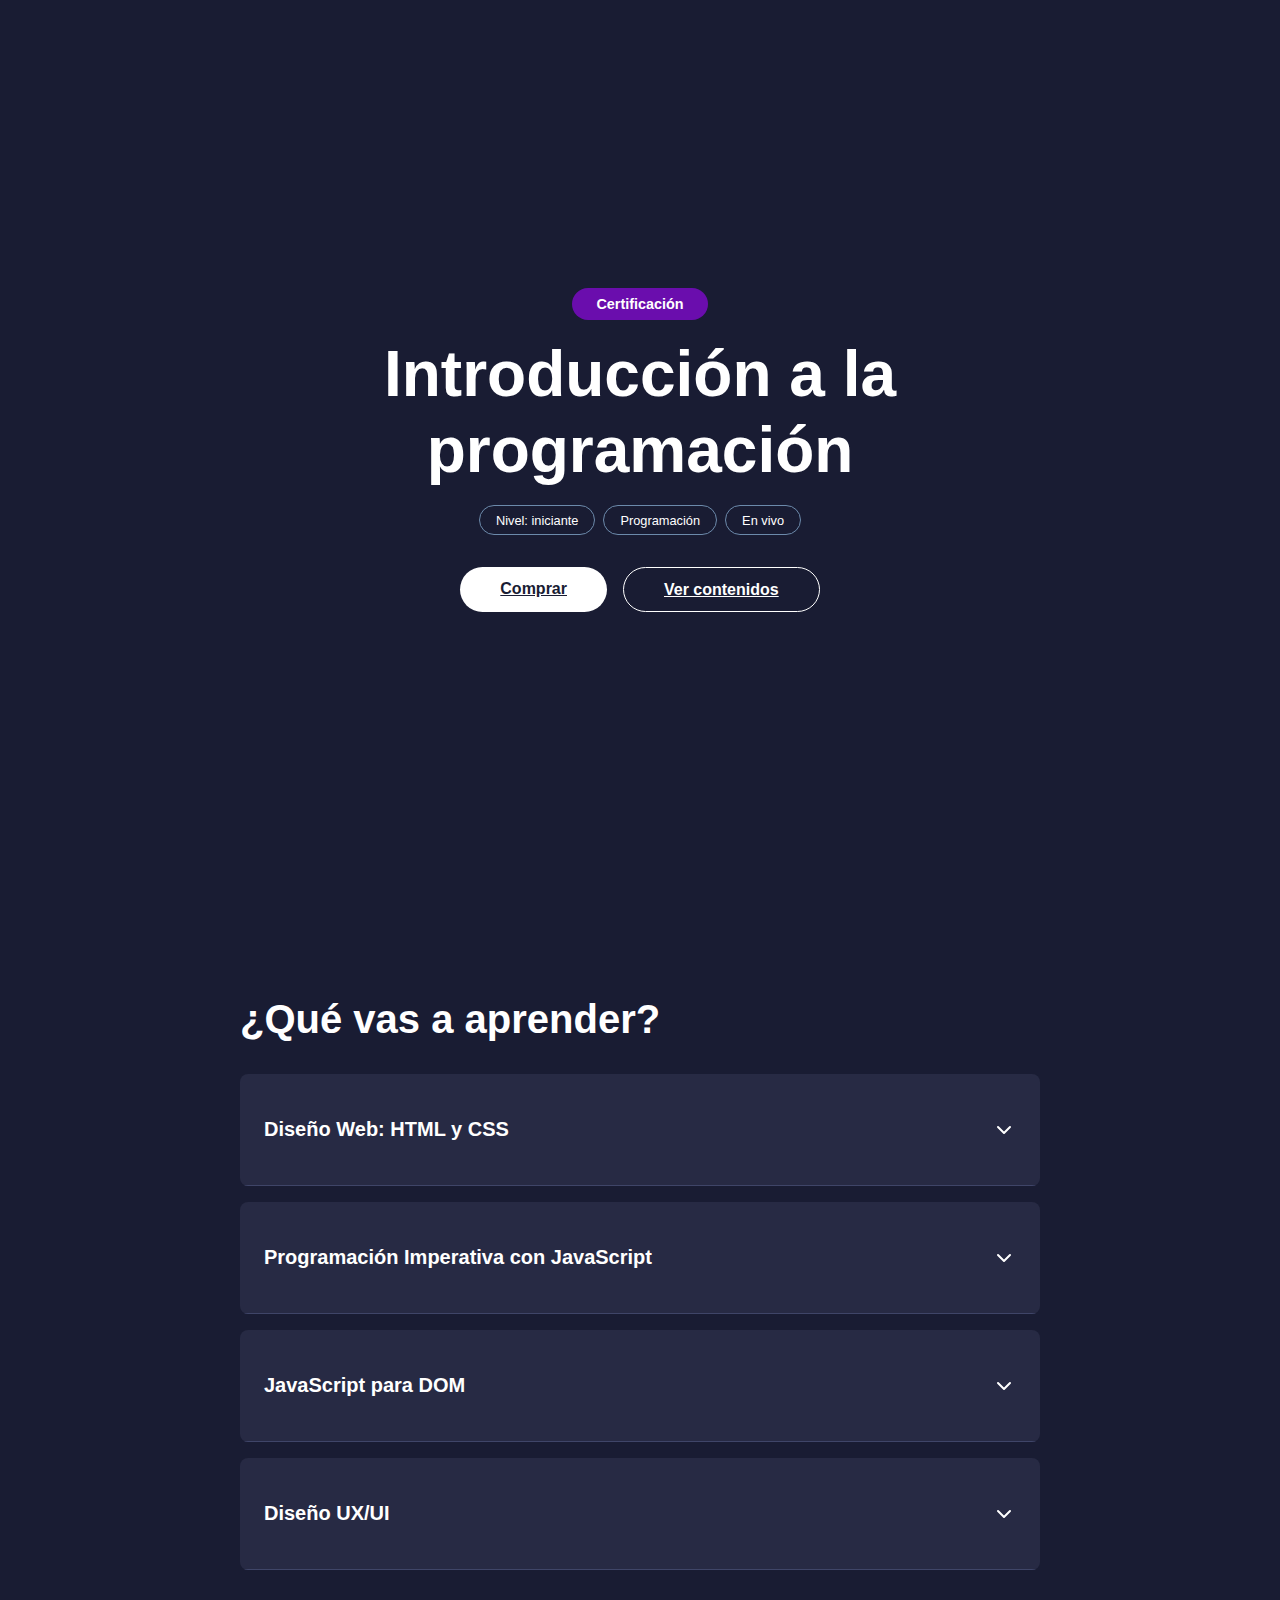
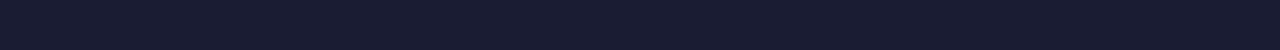
<file: introduccionalaprogramacion.html>
<!DOCTYPE html>
<html lang="es">
<head>
    <meta charset="UTF-8">
    <meta name="viewport" content="width=device-width, initial-scale=1.0">
    <title>Introducción a la programación</title>
    <style>
        /* Estilos generales y variables de color */
        :root {
            --bg-color: #191c33;
            --text-color: #ffffff;
            --accent-color: #6a0dad;
            --tag-border-color: #6c8aab;
            --button-bg-white: #ffffff;
            --button-text-dark: #191c33;
            --card-bg-color: #272a44; /* Fondo para tarjetas y módulos */
            --border-color: #3f4568;
            --link-hover-color: #3498db;
        }

        body {
            background-color: var(--bg-color);
            color: var(--text-color);
            font-family: Arial, sans-serif;
            margin: 0;
            padding: 0;
        }

        /* Estilos del Hero Section */
        .hero-section {
            display: flex;
            justify-content: center;
            align-items: center;
            height: 100vh;
            text-align: center;
            flex-direction: column;
            padding: 2rem;
            max-width: 700px;
            margin: 0 auto;
            box-sizing: border-box;
        }

        .certification-tag {
            background-color: var(--accent-color);
            padding: 0.5rem 1.5rem;
            border-radius: 30px;
            font-size: 0.9rem;
            font-weight: bold;
            margin-bottom: 1rem;
        }

        h1 {
            font-size: clamp(2rem, 5vw, 4rem);
            font-weight: 800;
            margin: 0 0 1rem 0;
            line-height: 1.2;
        }

        .info-tags {
            display: flex;
            gap: 0.5rem;
            margin-bottom: 2rem;
            flex-wrap: wrap;
            justify-content: center;
        }

        .tag {
            border: 1px solid var(--tag-border-color);
            padding: 0.4rem 1rem;
            border-radius: 20px;
            font-size: 0.8rem;
        }

        .buttons-container {
            display: flex;
            gap: 1rem;
            flex-wrap: wrap;
            justify-content: center;
        }

        .btn {
            padding: 0.8rem 2.5rem;
            border-radius: 25px;
            font-size: 1rem;
            font-weight: bold;
            cursor: pointer;
            transition: background-color 0.3s ease, border-color 0.3s ease;
        }

        .btn-buy {
            background-color: var(--button-bg-white);
            color: var(--button-text-dark);
            border: none;
        }

        .btn-buy:hover {
            background-color: #e0e0e0;
        }

        .btn-view {
            background-color: transparent;
            color: var(--text-color);
            border: 1px solid var(--text-color);
        }

        .btn-view:hover {
            background-color: #ffffff1a;
            border-color: #ffffff;
        }

        /* --- Estilos para la sección de Contenidos --- */
        .contents-section {
            padding: 4rem 2rem;
            background-color: var(--bg-color);
            text-align: center;
        }

        .contents-container {
            max-width: 800px;
            margin: 0 auto;
            text-align: left;
        }

        .contents-title {
            font-size: 2.5rem;
            font-weight: bold;
            margin-bottom: 2rem;
        }

        .module-card {
            background-color: var(--card-bg-color);
            border-radius: 8px;
            margin-bottom: 1rem;
            cursor: pointer;
            overflow: hidden;
        }

        .module-header {
            padding: 1.5rem;
            display: flex;
            justify-content: space-between;
            align-items: center;
            border-bottom: 1px solid var(--border-color);
        }

        .module-title {
            font-size: 1.25rem;
            font-weight: bold;
        }

        .module-content {
            padding: 1.5rem;
            border-top: 1px solid var(--border-color);
            display: none;
        }

        .module-content ul {
            list-style: disc;
            padding-left: 1.5rem;
        }

        .module-content li {
            margin-bottom: 0.5rem;
        }

        .icon {
            transition: transform 0.3s ease;
        }

        /* Icono de flecha */
        .module-card.active .icon {
            transform: rotate(180deg);
        }
    </style>
</head>
<body>

    <main class="hero-section">
        <div class="certification-tag">Certificación</div>
        <h1>Introducción a la programación</h1>
        <div class="info-tags">
            <span class="tag">Nivel: iniciante</span>
            <span class="tag">Programación</span>
            <span class="tag"> En vivo</span>
        </div>
        <div class="buttons-container">
            <a href="checkout-mercadopago.html" class="btn btn-buy">Comprar</a>
            <a href="#contents-section" class="btn btn-view">Ver contenidos</a>
        </div>
    </main>

    <section id="contents-section" class="contents-section">
        <div class="contents-container">
            <h2 class="contents-title">¿Qué vas a aprender?</h2>
            
            <div class="module-card" onclick="toggleModule(this)">
                <div class="module-header">
                    <h3 class="module-title">Diseño Web: HTML y CSS</h3>
                    <svg class="icon" width="24" height="24" viewBox="0 0 24 24" fill="none" stroke="currentColor" stroke-width="2" stroke-linecap="round" stroke-linejoin="round">
                        <polyline points="6 9 12 15 18 9"></polyline>
                    </svg>
                </div>
                <div class="module-content">
                    <ul>
                        <li>Introducción a HTML y su estructura.</li>
                        <li>Etiquetas semánticas y la importancia del SEO.</li>
                        <li>Fundamentos de CSS, selectores y el modelo de caja.</li>
                        <li>Maquetación de páginas con Flexbox y Grid.</li>
                        <li>Diseño adaptable (Responsive Design) con Media Queries.</li>
                    </ul>
                </div>
            </div>
            
            <div class="module-card" onclick="toggleModule(this)">
                <div class="module-header">
                    <h3 class="module-title">Programación Imperativa con JavaScript</h3>
                    <svg class="icon" width="24" height="24" viewBox="0 0 24 24" fill="none" stroke="currentColor" stroke-width="2" stroke-linecap="round" stroke-linejoin="round">
                        <polyline points="6 9 12 15 18 9"></polyline>
                    </svg>
                </div>
                <div class="module-content">
                    <ul>
                        <li>Fundamentos de JavaScript: variables, tipos de datos y operadores.</li>
                        <li>Estructuras de control: condicionales y bucles.</li>
                        <li>Funciones: declaración, expresiones y flecha.</li>
                        <li>Manejo de arrays y objetos.</li>
                    </ul>
                </div>
            </div>

            <div class="module-card" onclick="toggleModule(this)">
                <div class="module-header">
                    <h3 class="module-title">JavaScript para DOM</h3>
                    <svg class="icon" width="24" height="24" viewBox="0 0 24 24" fill="none" stroke="currentColor" stroke-width="2" stroke-linecap="round" stroke-linejoin="round">
                        <polyline points="6 9 12 15 18 9"></polyline>
                    </svg>
                </div>
                <div class="module-content">
                    <ul>
                        <li>Introducción al DOM (Document Object Model).</li>
                        <li>Selección y manipulación de elementos HTML.</li>
                        <li>Manejo de eventos del usuario.</li>
                        <li>Creación de interacciones dinámicas.</li>
                    </ul>
                </div>
            </div>

            <div class="module-card" onclick="toggleModule(this)">
                <div class="module-header">
                    <h3 class="module-title">Diseño UX/UI</h3>
                    <svg class="icon" width="24" height="24" viewBox="0 0 24 24" fill="none" stroke="currentColor" stroke-width="2" stroke-linecap="round" stroke-linejoin="round">
                        <polyline points="6 9 12 15 18 9"></polyline>
                    </svg>
                </div>
                <div class="module-content">
                    <ul>
                        <li>Principios de Diseño de Experiencia de Usuario (UX).</li>
                        <li>Principios de Diseño de Interfaz de Usuario (UI).</li>
                        <li>Creación de wireframes y prototipos.</li>
                        <li>Herramientas de diseño (Figma, Adobe XD).</li>
                    </ul>
                </div>
            </div>

        </div>
    </section>

    <script>
        function toggleModule(element) {
            const content = element.querySelector('.module-content');
            const icon = element.querySelector('.icon');
            element.classList.toggle('active');
            if (content.style.display === "block") {
                content.style.display = "none";
            } else {
                content.style.display = "block";
            }
        }
    </script>
</body>
</html>
</file>
